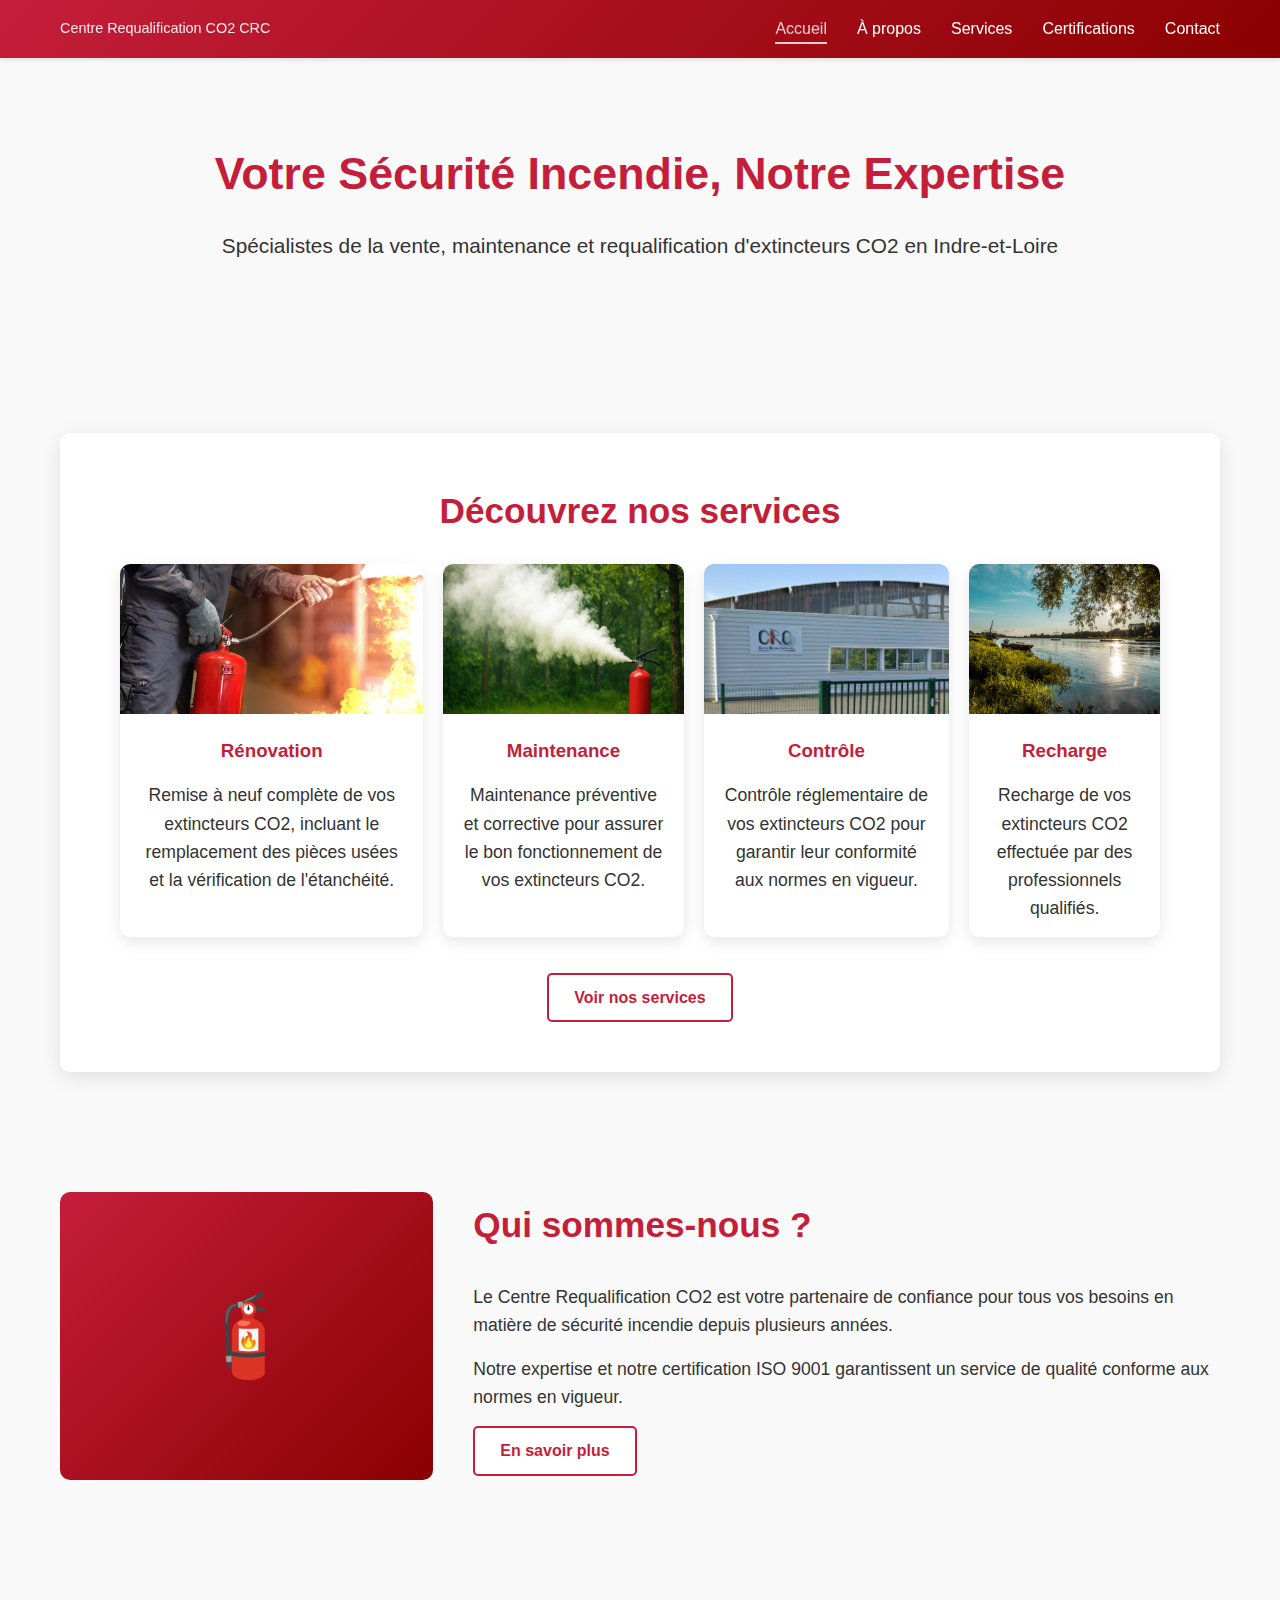
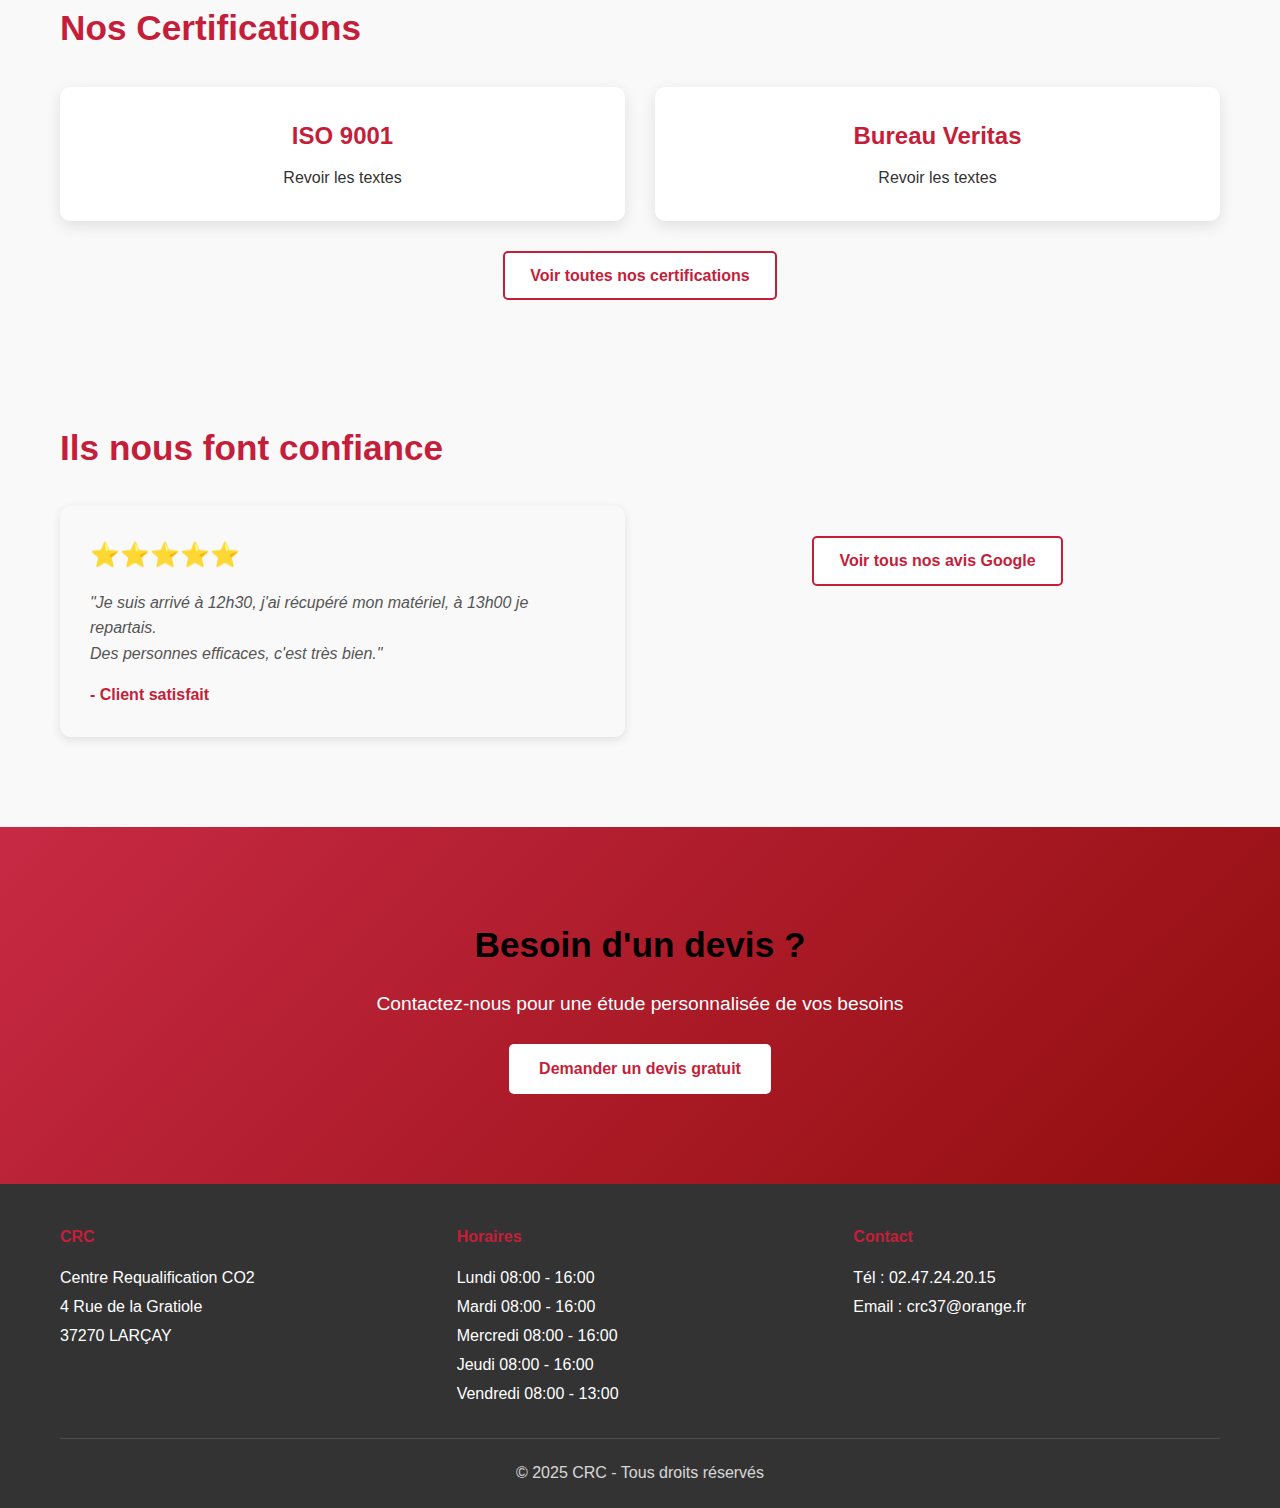
<file: index.html>
<!DOCTYPE html>
<html lang="fr">

<head>
    <meta charset="UTF-8">
    <meta name="viewport" content="width=device-width, initial-scale=1.0">
    <link rel="icon" href="icon/crc_logo.ico" type="image/ico">
    <title>Centre Requalification CO2</title>
    <link rel="stylesheet" href="style.css">
</head>

<body>
    <header>
        <div class="container">
            <div class="header-content">
                <div class="logo-section">
                    <div class="logo-subtitle">Centre Requalification CO2 CRC</div>
                </div>
                <nav>
                    <ul>
                        <li><a href="index.html" class="active">Accueil</a></li>
                        <li><a href="a-propos.html">À propos</a></li>
                        <li><a href="services.html">Services</a></li>
                        <li><a href="partenariats.html">Certifications</a></li>
                        <li><a href="contact.html">Contact</a></li>
                    </ul>
                </nav>
            </div>
        </div>
    </header>

    <section class="hero">
        <div class="container">
            <h1>Votre Sécurité Incendie, Notre Expertise</h1>
            <p>Spécialistes de la vente, maintenance et requalification d'extincteurs CO2 en Indre-et-Loire</p>
        </div>
    </section>

    <section class="cta-services">
        <div class="container">
            <div class="cta-card">
                <h2>Découvrez nos services</h2>
                <div class="bloc">
                    <div style="flex-grow: 1;">
                        <img src="images/controle.jpg" alt="Rénovation Icon">
                        <h3>Rénovation</h3>
                        <p>Remise à neuf complète de vos extincteurs CO2, incluant le remplacement
                            des pièces usées et la vérification de l'étanchéité.</p>
                    </div>
                    <div style="flex-grow: 2;">
                        <img src="images/Extincteurs.png" alt="Maintenance Icon">
                        <h3>Maintenance</h3>
                        <p>Maintenance préventive et corrective pour assurer
                            le bon fonctionnement de vos extincteurs CO2.</p>
                    </div>
                    <div style="flex-grow: 3;">
                        <img src="images/crc37.png" alt="Recharge Icon">
                        <h3>Contrôle</h3>
                        <p>Contrôle réglementaire de vos extincteurs CO2 pour
                            garantir leur conformité aux normes en vigueur.</p>
                    </div>
                    <div style="flex-grow: 4;">
                        <img src="images/test.jpg" alt="Recharge Icon">
                        <h3>Recharge</h3>
                        <p>Recharge de vos extincteurs CO2 effectuée par des professionnels qualifiés.</p>
                    </div>
                </div>
                <br>
                <a href="services.html" class="btn-secondary">Voir nos services</a>
            </div>
        </div>
    </section>

    <section class="about-preview">
        <div class="container">
            <div class="about-grid">
                <div class="about-image">
                    <div class="placeholder-img">🧯</div>
                </div>
                <div class="about-text">
                    <h2>Qui sommes-nous ?</h2>
                    <p>Le Centre Requalification CO2 est votre partenaire de confiance pour tous vos besoins en matière
                        de sécurité incendie depuis plusieurs années.</p>
                    <p>Notre expertise et notre certification ISO 9001 garantissent un service de qualité conforme aux
                        normes en vigueur.</p>
                    <a href="a-propos.html" class="btn-secondary">En savoir plus</a>
                </div>
            </div>
        </div>
    </section>

    <section class="certif-preview">
        <div class="container">
            <h2>Nos Certifications</h2>
            <div class="certif-grid">
                <div class="certif-card">
                    <h3>ISO 9001</h3>
                    <p>Revoir les textes</p>
                </div>
                <div class="certif-card">
                    <h3>Bureau Veritas</h3>
                    <p>Revoir les textes</p>
                </div>
            </div>
            <div class="text-center">
                <a href="partenariats.html" class="btn-secondary">Voir toutes nos certifications</a>
            </div>
        </div>
    </section>

    <section class="avis-google">
        <div class="container">
            <h2>Ils nous font confiance</h2>
            <div class="avis-grid">
                <div class="avis-card">
                    <div class="etoiles">⭐⭐⭐⭐⭐</div>
                    <p>"Je suis arrivé à 12h30, j'ai récupéré mon matériel, à 13h00 je repartais.<br> Des personnes efficaces, c'est très bien."</p>
                    <span class="author">- Client satisfait</span>
                </div>
            <div class="text-center">
                <a href="https://maps.app.goo.gl/bpR8f2cgDCcEPSfMA" target="_blank" class="btn-secondary">Voir tous nos
                    avis Google</a>
            </div>
        </div>
    </section>

    <section class="cta-contact">
        <div class="container">
            <div class="cta-box">
                <h2>Besoin d'un devis ?</h2>
                <p>Contactez-nous pour une étude personnalisée de vos besoins</p>
                <a href="contact.html" class="btn">Demander un devis gratuit</a>
            </div>
        </div>
    </section>

    <footer>
        <div class="container">
            <div class="footer-content">
                <div>
                    <h4>CRC</h4>
                    <p>Centre Requalification CO2</p>
                    <p>4 Rue de la Gratiole<br>37270 LARÇAY</p>
                </div>
                <div>
                    <h4>Horaires</h4>
                    <p>Lundi 08:00 - 16:00</p>
                    <p>Mardi 08:00 - 16:00</p>
                    <p>Mercredi 08:00 - 16:00</p>
                    <p>Jeudi 08:00 - 16:00</p>
                    <p>Vendredi 08:00 - 13:00</p>
                </div>
                <div>
                    <h4>Contact</h4>
                    <p>Tél : 02.47.24.20.15<br>Email : crc37@orange.fr</p>
                </div>
            </div>
            <p class="copyright">&copy; 2025 CRC - Tous droits réservés</p>
        </div>
    </footer>
</body>

</html>
</file>
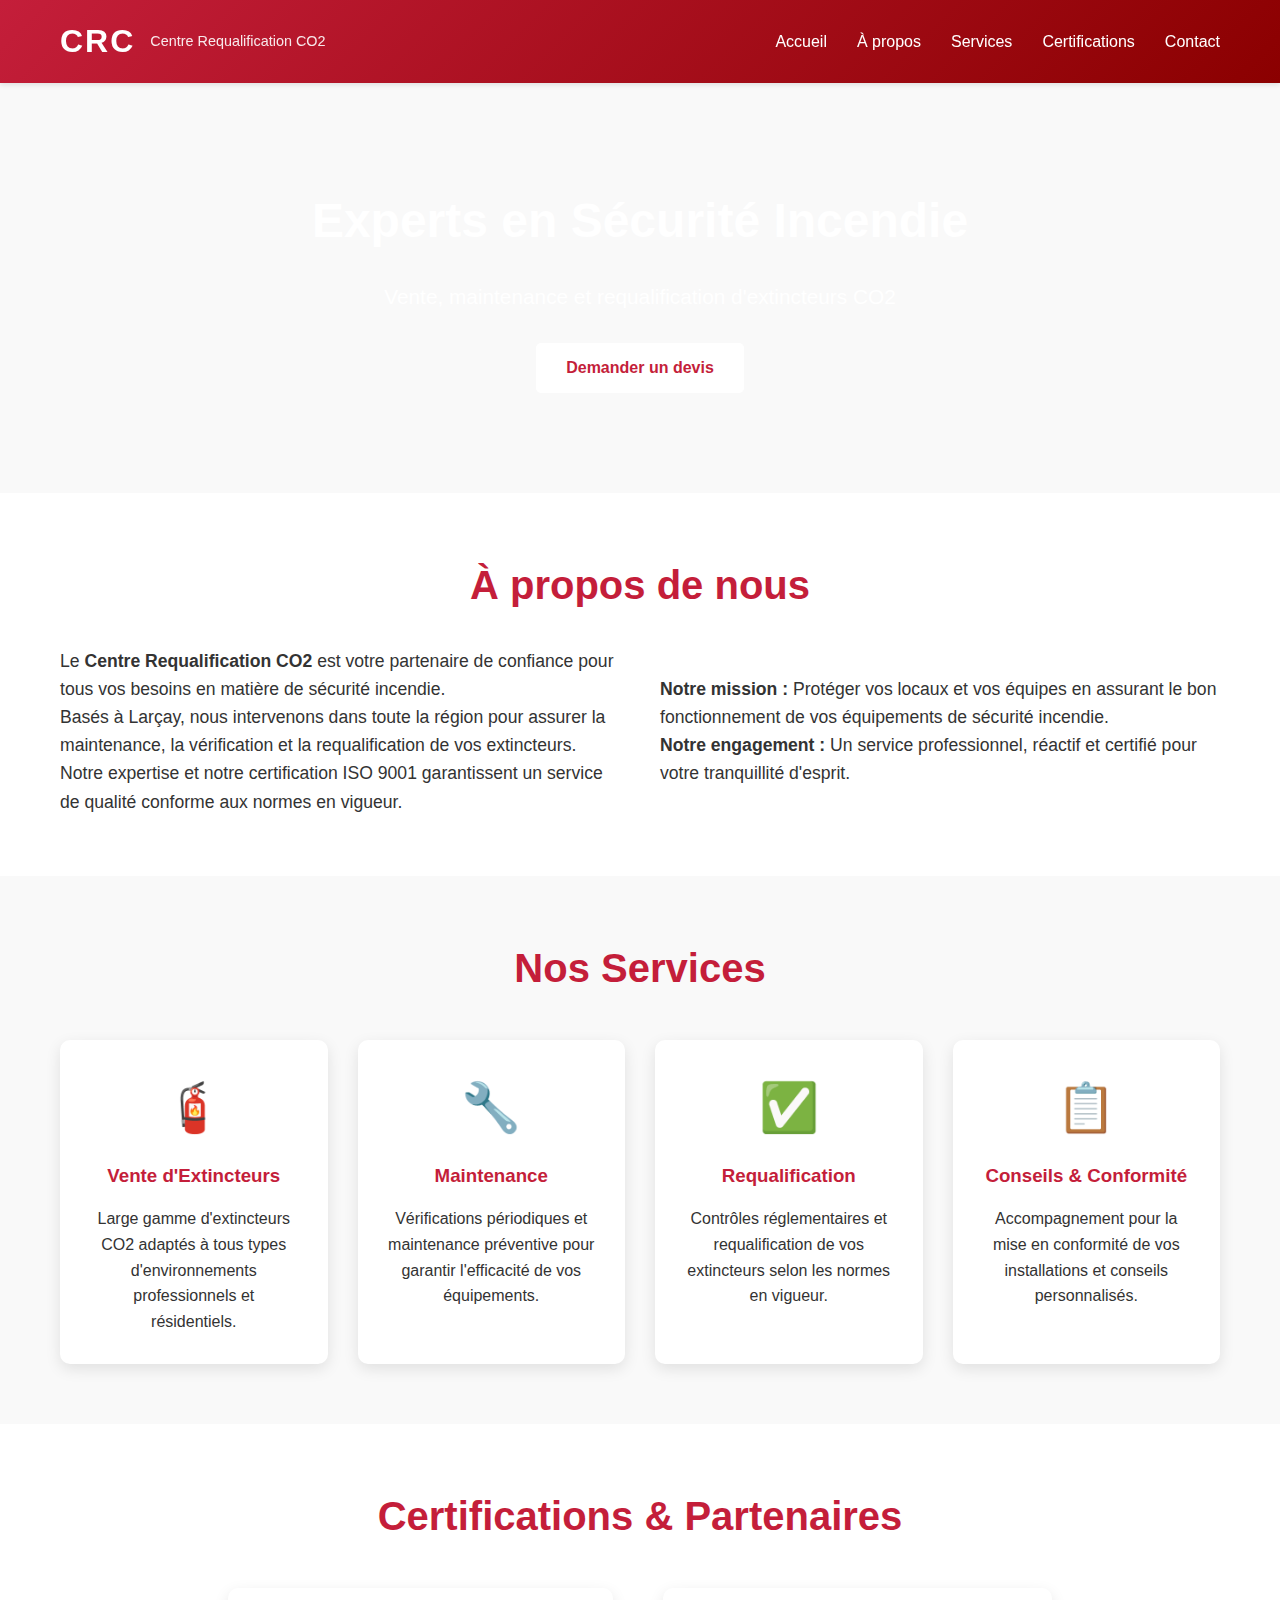
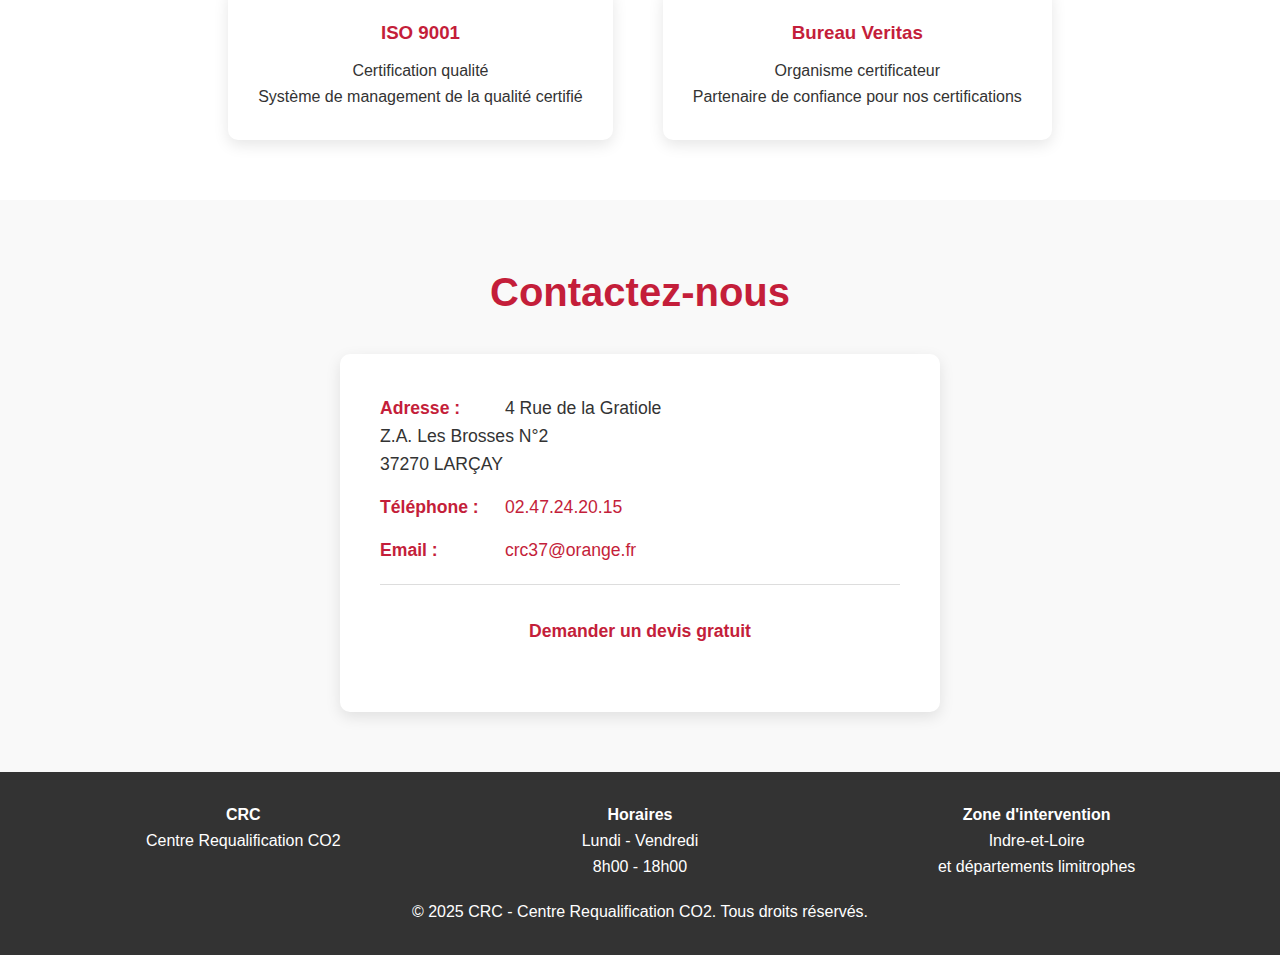
<file: public/index.html>
<!DOCTYPE html>
<html lang="fr">
<head>
    <meta charset="UTF-8">
    <meta name="viewport" content="width=device-width, initial-scale=1.0">
    <title>CRC - Centre Requalification CO2</title>
    <style>
        * {
            margin: 0;
            padding: 0;
            box-sizing: border-box;
        }

        body {
            font-family: 'Segoe UI', Tahoma, Geneva, Verdana, sans-serif;
            line-height: 1.6;
            color: #333;
        }

        header {
            background: linear-gradient(135deg, #c41e3a 0%, #8b0000 100%);
            color: white;
            padding: 1rem 0;
            box-shadow: 0 2px 5px rgba(0,0,0,0.1);
            position: sticky;
            top: 0;
            z-index: 1000;
        }

        .container {
            max-width: 1200px;
            margin: 0 auto;
            padding: 0 20px;
        }

        .header-content {
            display: flex;
            justify-content: space-between;
            align-items: center;
            flex-wrap: wrap;
        }

        .logo-section {
            display: flex;
            align-items: center;
            gap: 15px;
        }

        .logo {
            font-size: 2rem;
            font-weight: bold;
            letter-spacing: 2px;
        }

        .logo-subtitle {
            font-size: 0.9rem;
            opacity: 0.9;
        }

        nav ul {
            display: flex;
            list-style: none;
            gap: 30px;
            flex-wrap: wrap;
        }

        nav a {
            color: white;
            text-decoration: none;
            transition: opacity 0.3s;
            font-weight: 500;
        }

        nav a:hover {
            opacity: 0.8;
        }

        .hero {
            background: linear-gradient(rgba(196, 30, 58, 0.8), rgba(139, 0, 0, 0.8)), 
                        url('data:image/svg+xml,<svg xmlns="http://www.w3.org/2000/svg" viewBox="0 0 1200 600"><rect fill="%23333" width="1200" height="600"/></svg>');
            background-size: cover;
            background-position: center;
            color: white;
            padding: 100px 0;
            text-align: center;
        }

        .hero h1 {
            font-size: 3rem;
            margin-bottom: 20px;
        }

        .hero p {
            font-size: 1.3rem;
            margin-bottom: 30px;
        }

        .btn {
            display: inline-block;
            background: white;
            color: #c41e3a;
            padding: 12px 30px;
            text-decoration: none;
            border-radius: 5px;
            font-weight: bold;
            transition: transform 0.3s, box-shadow 0.3s;
        }

        .btn:hover {
            transform: translateY(-2px);
            box-shadow: 0 5px 15px rgba(0,0,0,0.2);
        }

        section {
            padding: 60px 0;
        }

        section:nth-child(even) {
            background: #f9f9f9;
        }

        h2 {
            font-size: 2.5rem;
            color: #c41e3a;
            margin-bottom: 30px;
            text-align: center;
        }

        .services-grid {
            display: grid;
            grid-template-columns: repeat(auto-fit, minmax(250px, 1fr));
            gap: 30px;
            margin-top: 40px;
        }

        .service-card {
            background: white;
            padding: 30px;
            border-radius: 10px;
            box-shadow: 0 5px 15px rgba(0,0,0,0.1);
            transition: transform 0.3s;
            text-align: center;
        }

        .service-card:hover {
            transform: translateY(-5px);
        }

        .service-icon {
            font-size: 3rem;
            margin-bottom: 15px;
        }

        .service-card h3 {
            color: #c41e3a;
            margin-bottom: 15px;
        }

        .about-content {
            display: grid;
            grid-template-columns: 1fr 1fr;
            gap: 40px;
            align-items: center;
        }

        .about-text {
            font-size: 1.1rem;
        }

        .contact-info {
            background: white;
            padding: 40px;
            border-radius: 10px;
            box-shadow: 0 5px 15px rgba(0,0,0,0.1);
            max-width: 600px;
            margin: 0 auto;
        }

        .contact-info p {
            margin-bottom: 15px;
            font-size: 1.1rem;
        }

        .contact-info strong {
            color: #c41e3a;
            display: inline-block;
            width: 120px;
        }

        .certifications {
            display: flex;
            justify-content: center;
            gap: 50px;
            flex-wrap: wrap;
            margin-top: 40px;
        }

        .cert-badge {
            background: white;
            padding: 30px;
            border-radius: 10px;
            box-shadow: 0 5px 15px rgba(0,0,0,0.1);
            text-align: center;
        }

        .cert-badge h3 {
            color: #c41e3a;
            margin-bottom: 10px;
        }

        footer {
            background: #333;
            color: white;
            text-align: center;
            padding: 30px 0;
        }

        .footer-content {
            display: grid;
            grid-template-columns: repeat(auto-fit, minmax(250px, 1fr));
            gap: 30px;
            margin-bottom: 20px;
        }

        @media (max-width: 768px) {
            .header-content {
                flex-direction: column;
                gap: 20px;
            }

            nav ul {
                justify-content: center;
            }

            .hero h1 {
                font-size: 2rem;
            }

            .about-content {
                grid-template-columns: 1fr;
            }

            h2 {
                font-size: 2rem;
            }
        }
    </style>
</head>
<body>
    <header>
        <div class="container">
            <div class="header-content">
                <div class="logo-section">
                    <div class="logo">CRC</div>
                    <div class="logo-subtitle">Centre Requalification CO2</div>
                </div>
                <nav>
                    <ul>
                        <li><a href="#accueil">Accueil</a></li>
                        <li><a href="#apropos">À propos</a></li>
                        <li><a href="#services">Services</a></li>
                        <li><a href="#certifications">Certifications</a></li>
                        <li><a href="#contact">Contact</a></li>
                    </ul>
                </nav>
            </div>
        </div>
    </header>

    <section id="accueil" class="hero">
        <div class="container">
            <h1>Experts en Sécurité Incendie</h1>
            <p>Vente, maintenance et requalification d'extincteurs CO2</p>
            <a href="#contact" class="btn">Demander un devis</a>
        </div>
    </section>

    <section id="apropos">
        <div class="container">
            <h2>À propos de nous</h2>
            <div class="about-content">
                <div class="about-text">
                    <p>Le <strong>Centre Requalification CO2</strong> est votre partenaire de confiance pour tous vos besoins en matière de sécurité incendie.</p>
                    <p>Basés à Larçay, nous intervenons dans toute la région pour assurer la maintenance, la vérification et la requalification de vos extincteurs.</p>
                    <p>Notre expertise et notre certification ISO 9001 garantissent un service de qualité conforme aux normes en vigueur.</p>
                </div>
                <div class="about-text">
                    <p><strong>Notre mission :</strong> Protéger vos locaux et vos équipes en assurant le bon fonctionnement de vos équipements de sécurité incendie.</p>
                    <p><strong>Notre engagement :</strong> Un service professionnel, réactif et certifié pour votre tranquillité d'esprit.</p>
                </div>
            </div>
        </div>
    </section>

    <section id="services">
        <div class="container">
            <h2>Nos Services</h2>
            <div class="services-grid">
                <div class="service-card">
                    <div class="service-icon">🧯</div>
                    <h3>Vente d'Extincteurs</h3>
                    <p>Large gamme d'extincteurs CO2 adaptés à tous types d'environnements professionnels et résidentiels.</p>
                </div>
                <div class="service-card">
                    <div class="service-icon">🔧</div>
                    <h3>Maintenance</h3>
                    <p>Vérifications périodiques et maintenance préventive pour garantir l'efficacité de vos équipements.</p>
                </div>
                <div class="service-card">
                    <div class="service-icon">✅</div>
                    <h3>Requalification</h3>
                    <p>Contrôles réglementaires et requalification de vos extincteurs selon les normes en vigueur.</p>
                </div>
                <div class="service-card">
                    <div class="service-icon">📋</div>
                    <h3>Conseils & Conformité</h3>
                    <p>Accompagnement pour la mise en conformité de vos installations et conseils personnalisés.</p>
                </div>
            </div>
        </div>
    </section>

    <section id="certifications">
        <div class="container">
            <h2>Certifications & Partenaires</h2>
            <div class="certifications">
                <div class="cert-badge">
                    <h3>ISO 9001</h3>
                    <p>Certification qualité</p>
                    <p>Système de management de la qualité certifié</p>
                </div>
                <div class="cert-badge">
                    <h3>Bureau Veritas</h3>
                    <p>Organisme certificateur</p>
                    <p>Partenaire de confiance pour nos certifications</p>
                </div>
            </div>
        </div>
    </section>

    <section id="contact">
        <div class="container">
            <h2>Contactez-nous</h2>
            <div class="contact-info">
                <p><strong>Adresse :</strong> 4 Rue de la Gratiole<br>
                   Z.A. Les Brosses N°2<br>
                   37270 LARÇAY</p>
                <p><strong>Téléphone :</strong> <a href="tel:0247242015" style="color: #c41e3a; text-decoration: none;">02.47.24.20.15</a></p>
                <p><strong>Email :</strong> <a href="mailto:crc37@orange.fr" style="color: #c41e3a; text-decoration: none;">crc37@orange.fr</a></p>
                <hr style="margin: 20px 0; border: none; border-top: 1px solid #ddd;">
                <p style="text-align: center; margin-top: 20px;">
                    <a href="#accueil" class="btn">Demander un devis gratuit</a>
                </p>
            </div>
        </div>
    </section>

    <footer>
        <div class="container">
            <div class="footer-content">
                <div>
                    <h4>CRC</h4>
                    <p>Centre Requalification CO2</p>
                </div>
                <div>
                    <h4>Horaires</h4>
                    <p>Lundi - Vendredi<br>8h00 - 18h00</p>
                </div>
                <div>
                    <h4>Zone d'intervention</h4>
                    <p>Indre-et-Loire<br>et départements limitrophes</p>
                </div>
            </div>
            <p>&copy; 2025 CRC - Centre Requalification CO2. Tous droits réservés.</p>
        </div>
    </footer>
</body>
</html>
</file>
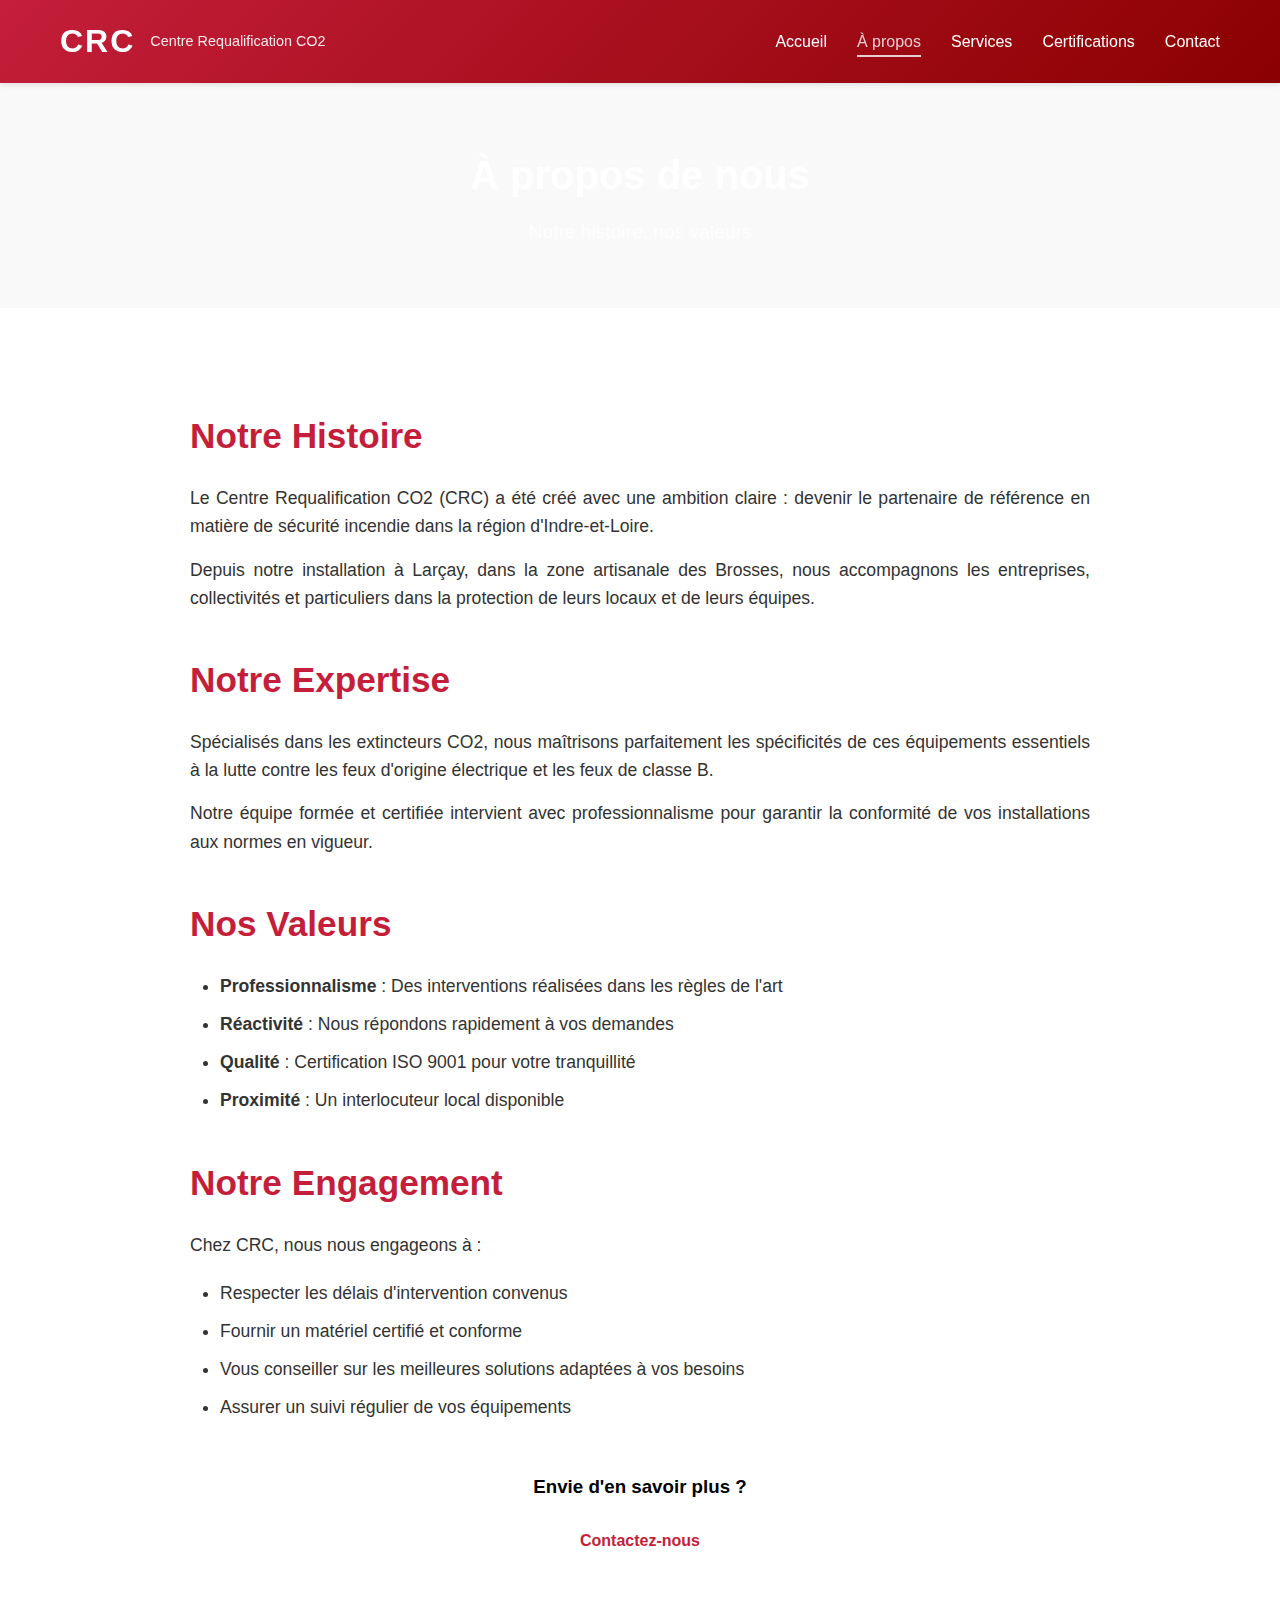
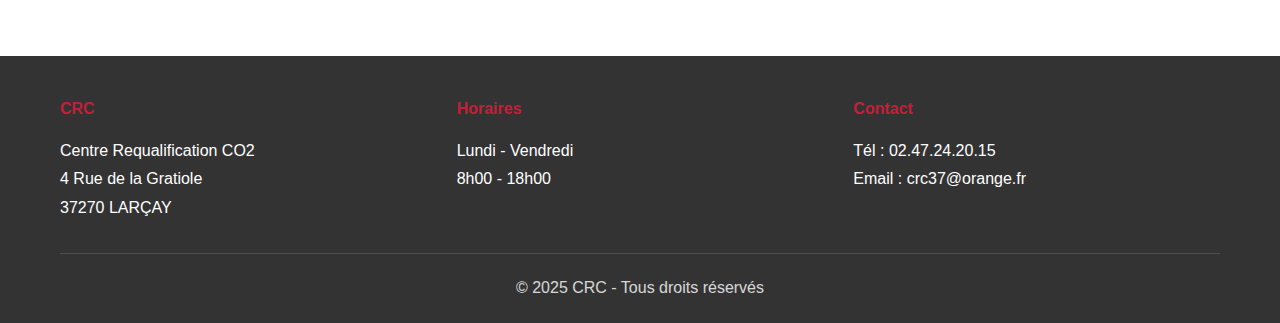
<file: a-propos.html>
<!DOCTYPE html>
<html lang="fr">
<head>
    <meta charset="UTF-8">
    <meta name="viewport" content="width=device-width, initial-scale=1.0">
    <title>À propos - CRC Centre Requalification CO2</title>
    <link rel="stylesheet" href="style.css">
</head>
<body>
    <header>
        <div class="container">
            <div class="header-content">
                <div class="logo-section">
                    <div class="logo">CRC</div>
                    <div class="logo-subtitle">Centre Requalification CO2</div>
                </div>
                <nav>
                    <ul>
                        <li><a href="index.html">Accueil</a></li>
                        <li><a href="a-propos.html" class="active">À propos</a></li>
                        <li><a href="services.html">Services</a></li>
                        <li><a href="partenariats.html">Certifications</a></li>
                        <li><a href="contact.html">Contact</a></li>
                    </ul>
                </nav>
            </div>
        </div>
    </header>

    <section class="page-header">
        <div class="container">
            <h1>À propos de nous</h1>
            <p>Notre histoire, nos valeurs</p>
        </div>
    </section>

    <section class="about-detail">
        <div class="container">
            <div class="about-content">
                <h2>Notre Histoire</h2>
                <p>Le Centre Requalification CO2 (CRC) a été créé avec une ambition claire : devenir le partenaire de référence en matière de sécurité incendie dans la région d'Indre-et-Loire.</p>
                
                <p>Depuis notre installation à Larçay, dans la zone artisanale des Brosses, nous accompagnons les entreprises, collectivités et particuliers dans la protection de leurs locaux et de leurs équipes.</p>

                <h2>Notre Expertise</h2>
                <p>Spécialisés dans les extincteurs CO2, nous maîtrisons parfaitement les spécificités de ces équipements essentiels à la lutte contre les feux d'origine électrique et les feux de classe B.</p>

                <p>Notre équipe formée et certifiée intervient avec professionnalisme pour garantir la conformité de vos installations aux normes en vigueur.</p>

                <h2>Nos Valeurs</h2>
                <ul class="values-list">
                    <li><strong>Professionnalisme</strong> : Des interventions réalisées dans les règles de l'art</li>
                    <li><strong>Réactivité</strong> : Nous répondons rapidement à vos demandes</li>
                    <li><strong>Qualité</strong> : Certification ISO 9001 pour votre tranquillité</li>
                    <li><strong>Proximité</strong> : Un interlocuteur local disponible</li>
                </ul>

                <h2>Notre Engagement</h2>
                <p>Chez CRC, nous nous engageons à :</p>
                <ul class="values-list">
                    <li>Respecter les délais d'intervention convenus</li>
                    <li>Fournir un matériel certifié et conforme</li>
                    <li>Vous conseiller sur les meilleures solutions adaptées à vos besoins</li>
                    <li>Assurer un suivi régulier de vos équipements</li>
                </ul>

                <div class="cta-box">
                    <h3>Envie d'en savoir plus ?</h3>
                    <a href="contact.html" class="btn">Contactez-nous</a>
                </div>
            </div>
        </div>
    </section>

    <footer>
        <div class="container">
            <div class="footer-content">
                <div>
                    <h4>CRC</h4>
                    <p>Centre Requalification CO2</p>
                    <p>4 Rue de la Gratiole<br>37270 LARÇAY</p>
                </div>
                <div>
                    <h4>Horaires</h4>
                    <p>Lundi - Vendredi<br>8h00 - 18h00</p>
                </div>
                <div>
                    <h4>Contact</h4>
                    <p>Tél : 02.47.24.20.15<br>Email : crc37@orange.fr</p>
                </div>
            </div>
            <p class="copyright">&copy; 2025 CRC - Tous droits réservés</p>
        </div>
    </footer>
</body>
</html>
</file>
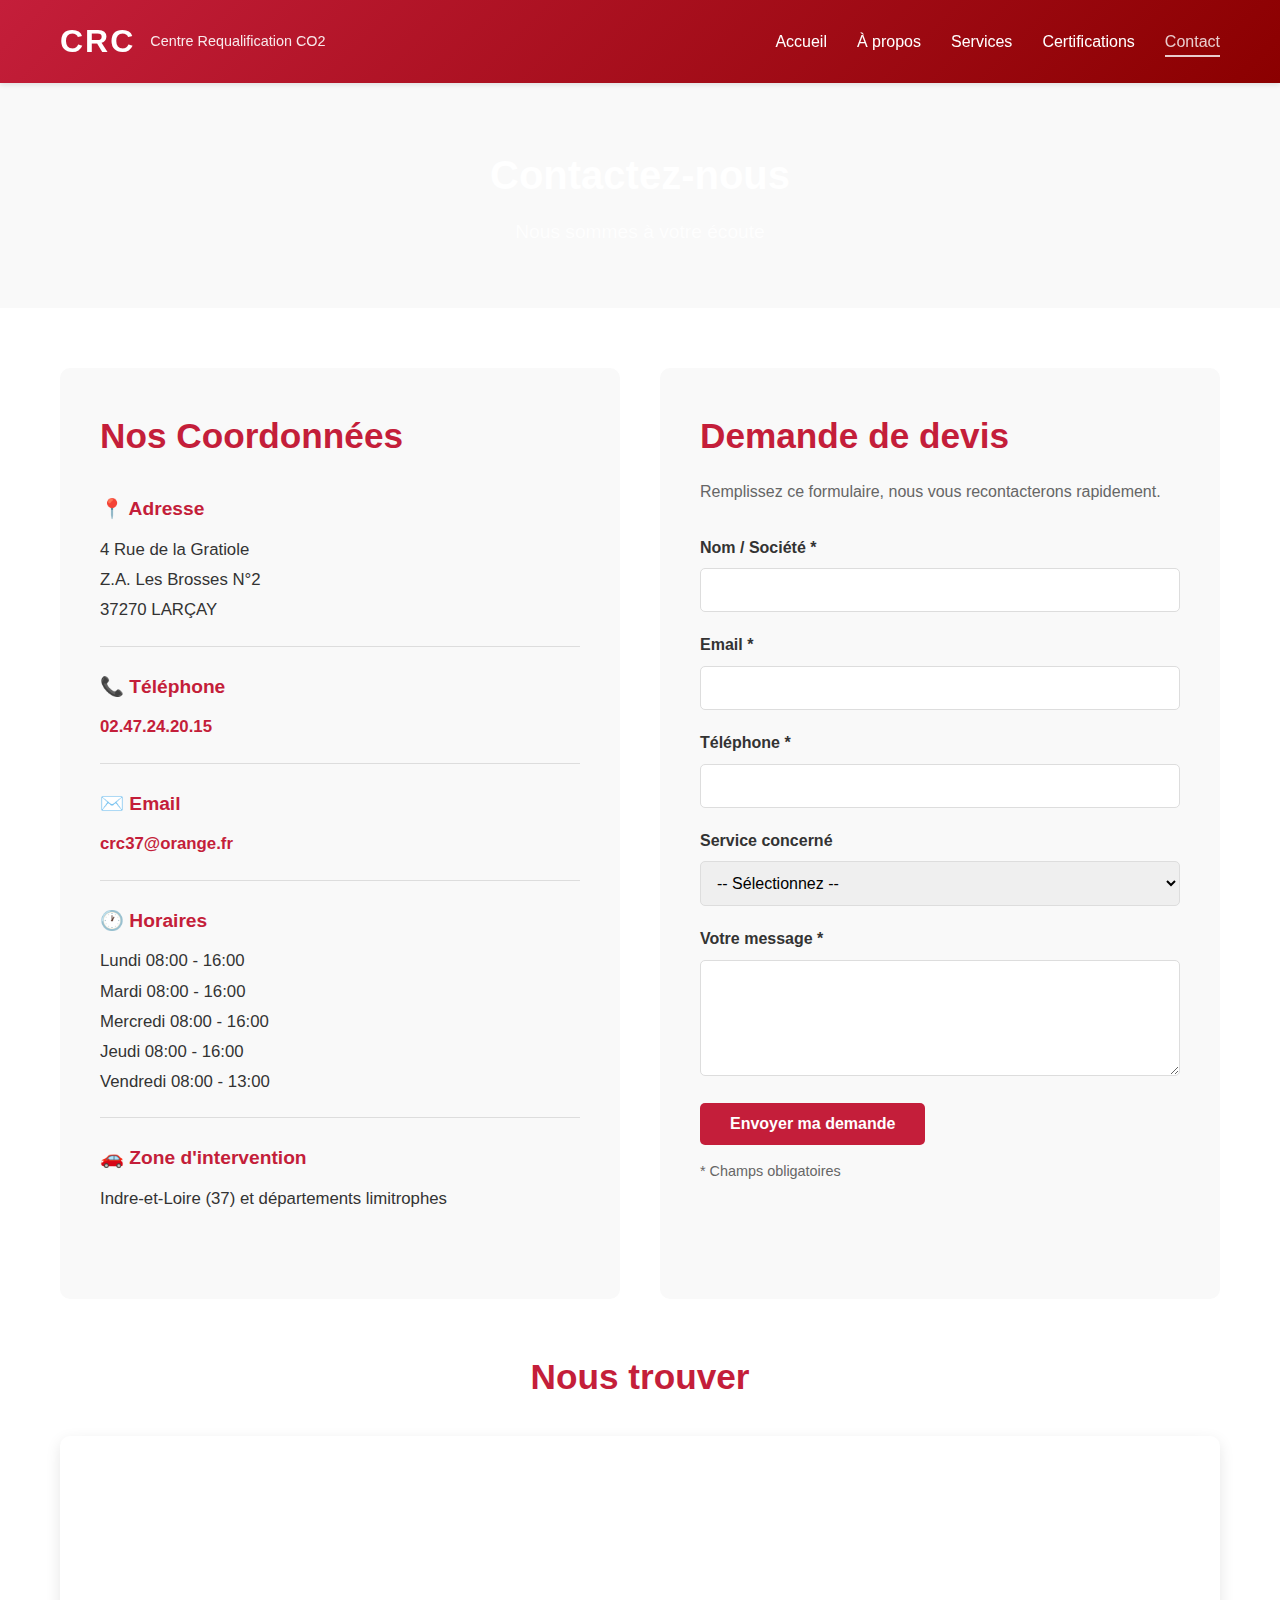
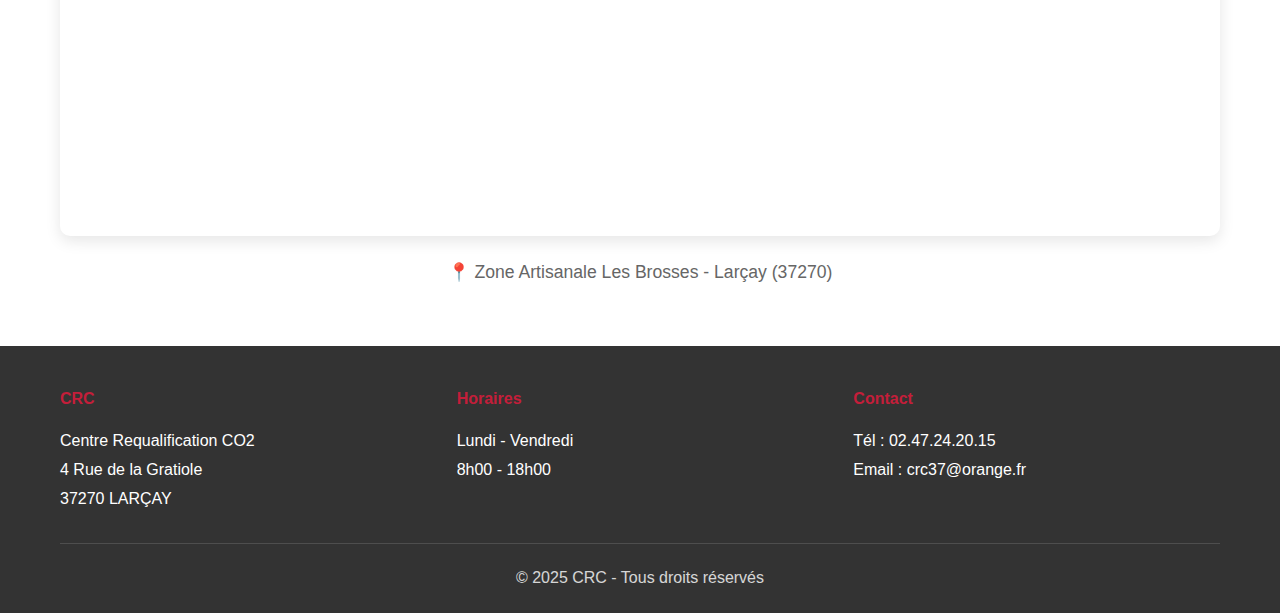
<file: contact.html>
<!DOCTYPE html>
<html lang="fr">
<head>
    <meta charset="UTF-8">
    <meta name="viewport" content="width=device-width, initial-scale=1.0">
    <link rel="icon" href="icon/crc_logo.svg" type="image/png">
    <title>Centre Requalification CO2</title>
    <link rel="stylesheet" href="style.css">
</head>
<body>
    <header>
        <div class="container">
            <div class="header-content">
                <div class="logo-section">
                    <div class="logo">CRC</div>
                    <div class="logo-subtitle">Centre Requalification CO2</div>
                </div>
                <nav>
                    <ul>
                        <li><a href="index.html">Accueil</a></li>
                        <li><a href="a-propos.html">À propos</a></li>
                        <li><a href="services.html">Services</a></li>
                        <li><a href="partenariats.html">Certifications</a></li>
                        <li><a href="contact.html" class="active">Contact</a></li>
                    </ul>
                </nav>
            </div>
        </div>
    </header>

    <section class="page-header">
        <div class="container">
            <h1>Contactez-nous</h1>
            <p>Nous sommes à votre écoute</p>
        </div>
    </section>

    <section class="contact-section">
        <div class="container">
            <div class="contact-grid">
                <div class="contact-info-box">
                    <h2>Nos Coordonnées</h2>
                    
                    <div class="info-item">
                        <h3>📍 Adresse</h3>
                        <p>4 Rue de la Gratiole<br>
                        Z.A. Les Brosses N°2<br>
                        37270 LARÇAY</p>
                    </div>

                    <div class="info-item">
                        <h3>📞 Téléphone</h3>
                        <p><a href="tel:0247242015">02.47.24.20.15</a></p>
                    </div>

                    <div class="info-item">
                        <h3>✉️ Email</h3>
                        <p><a href="mailto:crc37@orange.fr">crc37@orange.fr</a></p>
                    </div>

                    <div class="info-item">
                        <h3>🕐 Horaires</h3>
                        <p>Lundi 08:00 - 16:00</p>
                        <p>Mardi 08:00 - 16:00</p>
                        <p>Mercredi 08:00 - 16:00</p>
                        <p>Jeudi 08:00 - 16:00</p>
                        <p>Vendredi 08:00 - 13:00</p>
                    </div>

                    <div class="info-item">
                        <h3>🚗 Zone d'intervention</h3>
                        <p>Indre-et-Loire (37) et départements limitrophes</p>
                    </div>
                </div>

                <div class="contact-form-box">
                    <h2>Demande de devis</h2>
                    <p class="form-intro">Remplissez ce formulaire, nous vous recontacterons rapidement.</p>
                    
                    <form action="mailto:crc37@orange.fr" method="post" enctype="text/plain">
                        <div class="form-group">
                            <label for="nom">Nom / Société *</label>
                            <input type="text" id="nom" name="nom" required>
                        </div>

                        <div class="form-group">
                            <label for="email">Email *</label>
                            <input type="email" id="email" name="email" required>
                        </div>

                        <div class="form-group">
                            <label for="telephone">Téléphone *</label>
                            <input type="tel" id="telephone" name="telephone" required>
                        </div>

                        <div class="form-group">
                            <label for="service">Service concerné</label>
                            <select id="service" name="service">
                                <option value="">-- Sélectionnez --</option>
                                <option value="vente">Vente d'extincteurs</option>
                                <option value="maintenance">Maintenance</option>
                                <option value="requalification">Requalification</option>
                                <option value="conseil">Conseil / Mise en conformité</option>
                                <option value="autre">Autre</option>
                            </select>
                        </div>

                        <div class="form-group">
                            <label for="message">Votre message *</label>
                            <textarea id="message" name="message" rows="5" required></textarea>
                        </div>

                        <button type="submit" class="btn">Envoyer ma demande</button>
                        <p class="form-note">* Champs obligatoires</p>
                    </form>
                </div>
            </div>

            <div class="map-container">
                <h2>Nous trouver</h2>
                <iframe 
                    src="https://www.google.com/maps/embed?pb=!1m18!1m12!1m3!1d2693.5!2d0.7833!3d47.3633!2m3!1f0!2f0!3f0!3m2!1i1024!2i768!4f13.1!3m3!1m2!1s0x0%3A0x0!2zNDfCsDIxJzQ4LjAiTiAwwrA0Nic1OS45IkU!5e0!3m2!1sfr!2sfr!4v1234567890"
                    width="100%" 
                    height="400" 
                    style="border:0;" 
                    allowfullscreen="" 
                    loading="lazy">
                </iframe>
                <p class="map-note">📍 Zone Artisanale Les Brosses - Larçay (37270)</p>
            </div>
        </div>
    </section>

    <footer>
        <div class="container">
            <div class="footer-content">
                <div>
                    <h4>CRC</h4>
                    <p>Centre Requalification CO2</p>
                    <p>4 Rue de la Gratiole<br>37270 LARÇAY</p>
                </div>
                <div>
                    <h4>Horaires</h4>
                    <p>Lundi - Vendredi<br>8h00 - 18h00</p>
                </div>
                <div>
                    <h4>Contact</h4>
                    <p>Tél : 02.47.24.20.15<br>Email : crc37@orange.fr</p>
                </div>
            </div>
            <p class="copyright">&copy; 2025 CRC - Tous droits réservés</p>
        </div>
    </footer>
</body>
</html>
</file>
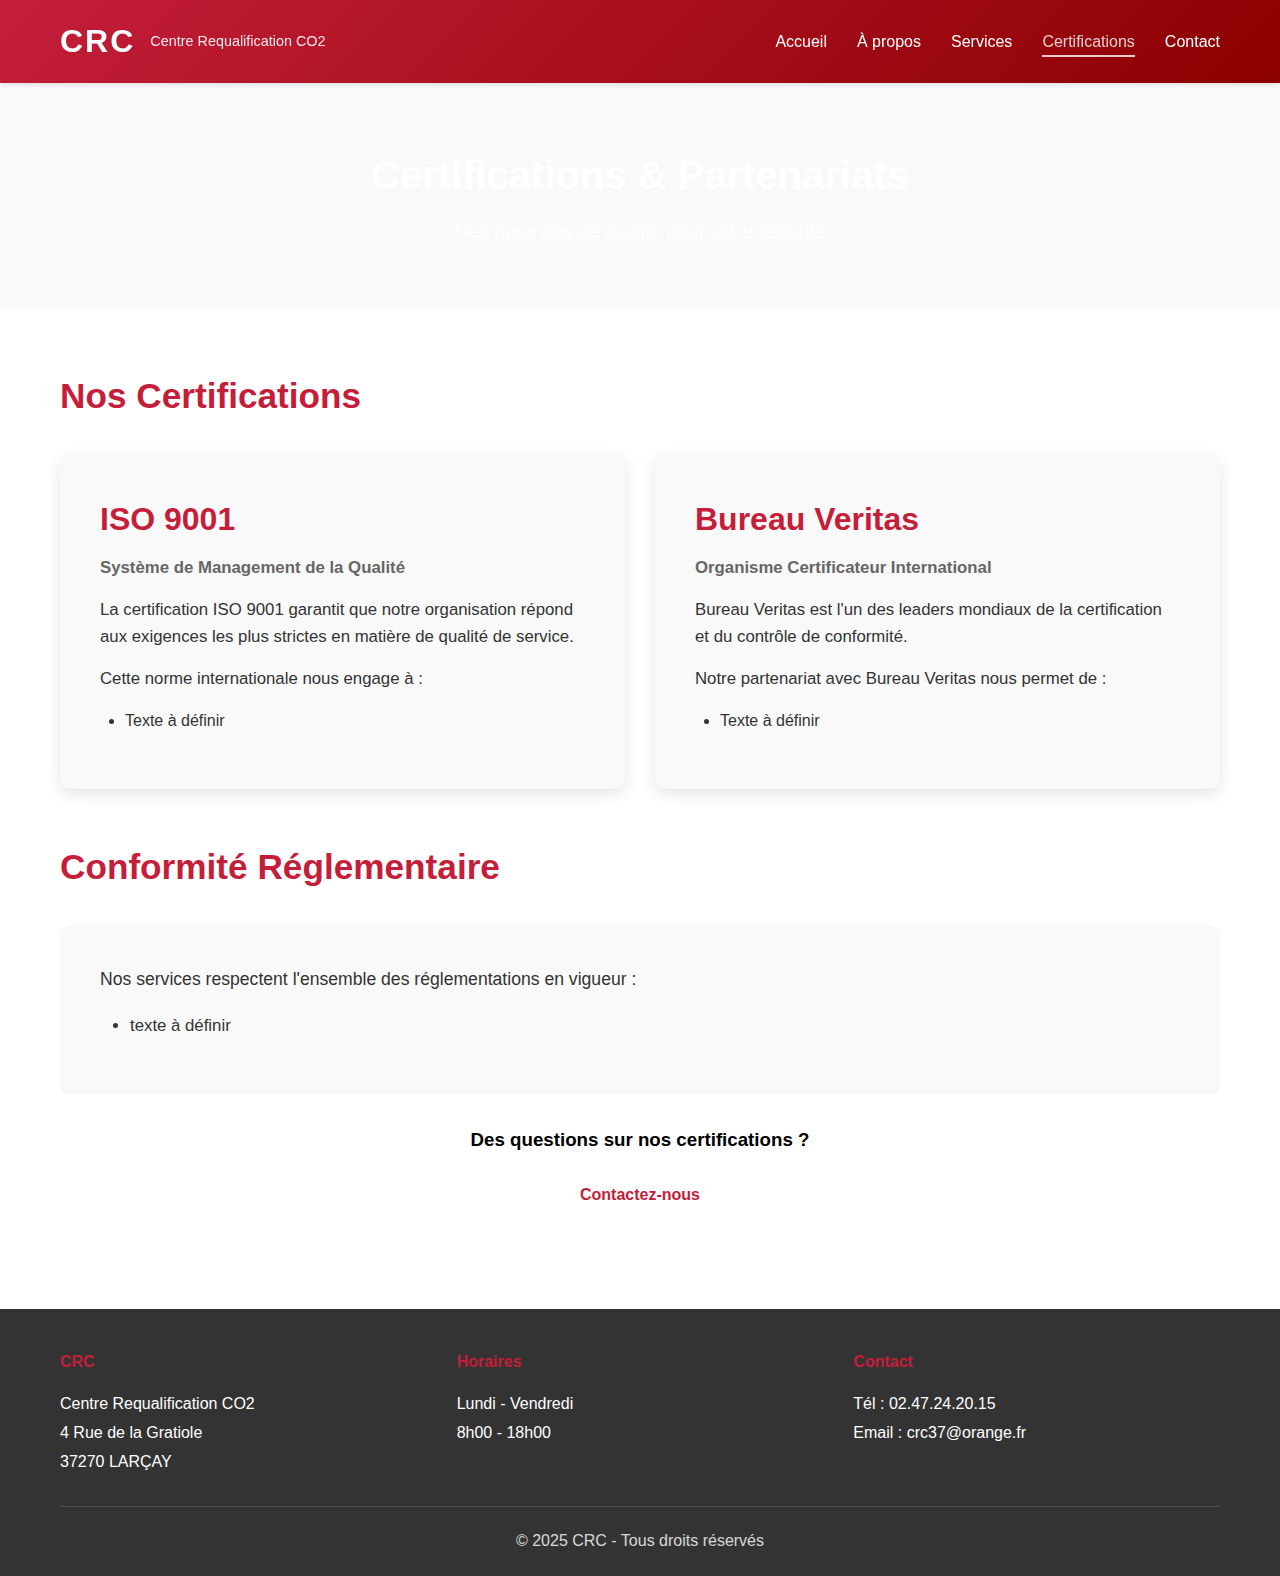
<file: partenariats.html>
<!DOCTYPE html>
<html lang="fr">
<head>
    <meta charset="UTF-8">
    <meta name="viewport" content="width=device-width, initial-scale=1.0">
    <link rel="icon" href="icon/crc_logo.ico" type="image/png">
    <title>Centre Requalification CO2</title>
    <link rel="stylesheet" href="style.css">
</head>
<body>
    <header>
        <div class="container">
            <div class="header-content">
                <div class="logo-section">
                    <div class="logo">CRC</div>
                    <div class="logo-subtitle">Centre Requalification CO2</div>
                </div>
                <nav>
                    <ul>
                        <li><a href="index.html">Accueil</a></li>
                        <li><a href="a-propos.html">À propos</a></li>
                        <li><a href="services.html">Services</a></li>
                        <li><a href="partenariats.html" class="active">Certifications</a></li>
                        <li><a href="contact.html">Contact</a></li>
                    </ul>
                </nav>
            </div>
        </div>
    </header>

    <section class="page-header">
        <div class="container">
            <h1>Certifications & Partenariats</h1>
            <p>Des garanties de qualité pour votre sécurité</p>
        </div>
    </section>

    <section class="certifications">
        <div class="container">
            <h2>Nos Certifications</h2>
            
            <div class="cert-detail">
                <div class="cert-card-large">
                    <h3>ISO 9001</h3>
                    <p class="cert-subtitle">Système de Management de la Qualité</p>
                    <p>La certification ISO 9001 garantit que notre organisation répond aux exigences les plus strictes en matière de qualité de service.</p>
                    <p>Cette norme internationale nous engage à :</p>
                    <ul>
                        <li>Texte à définir</li>
                    </ul>
                </div>

                <div class="cert-card-large">
                    <h3>Bureau Veritas</h3>
                    <p class="cert-subtitle">Organisme Certificateur International</p>
                    <p>Bureau Veritas est l'un des leaders mondiaux de la certification et du contrôle de conformité.</p>
                    <p>Notre partenariat avec Bureau Veritas nous permet de :</p>
                    <ul>
                        <li>Texte à définir</li>
                    </ul>
                </div>
            </div>

            <h2>Conformité Réglementaire</h2>
            <div class="reglementation">
                <p>Nos services respectent l'ensemble des réglementations en vigueur :</p>
                <ul>
                    <li>texte à définir</li>
                </ul>
            </div>

            <div class="cta-box">
                <h3>Des questions sur nos certifications ?</h3>
                <a href="contact.html" class="btn">Contactez-nous</a>
            </div>
        </div>
    </section>

    <footer>
        <div class="container">
            <div class="footer-content">
                <div>
                    <h4>CRC</h4>
                    <p>Centre Requalification CO2</p>
                    <p>4 Rue de la Gratiole<br>37270 LARÇAY</p>
                </div>
                <div>
                    <h4>Horaires</h4>
                    <p>Lundi - Vendredi<br>8h00 - 18h00</p>
                </div>
                <div>
                    <h4>Contact</h4>
                    <p>Tél : 02.47.24.20.15<br>Email : crc37@orange.fr</p>
                </div>
            </div>
            <p class="copyright">&copy; 2025 CRC - Tous droits réservés</p>
        </div>
    </footer>
</body>
</html>
</file>
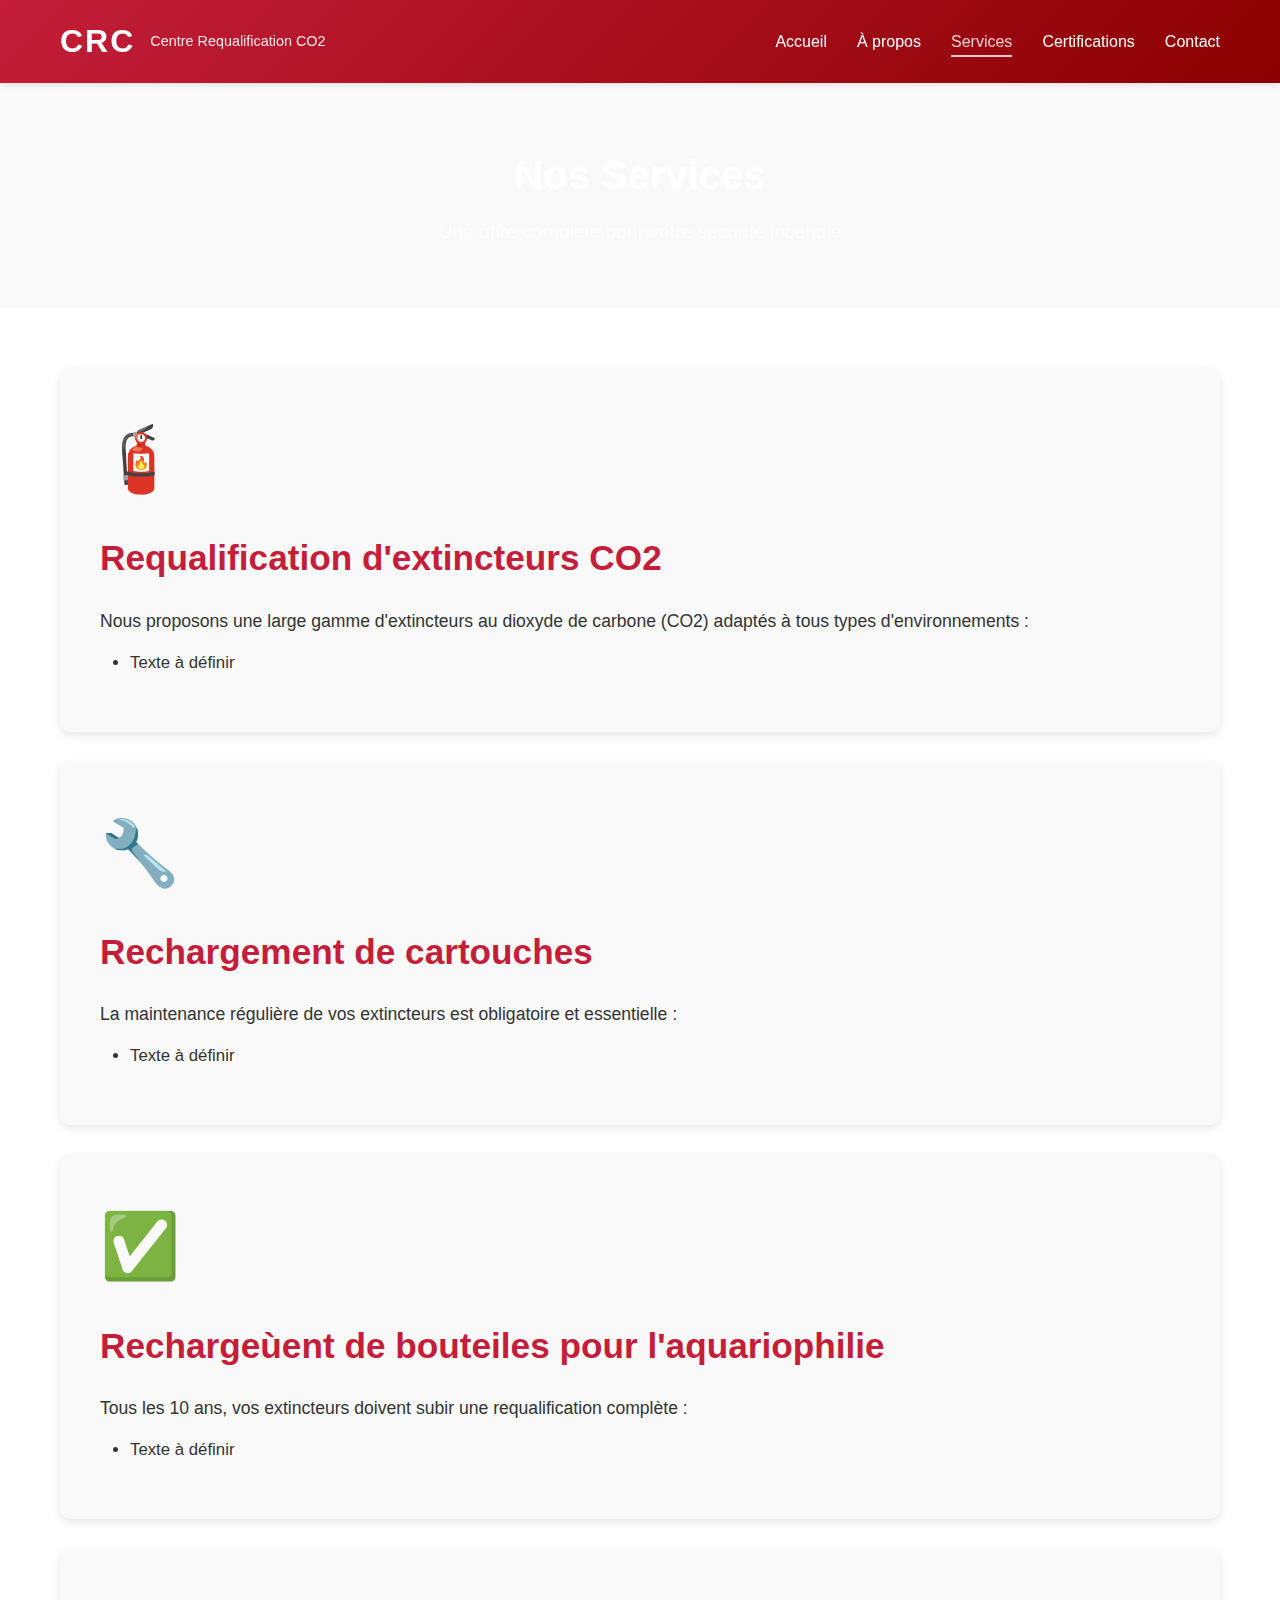
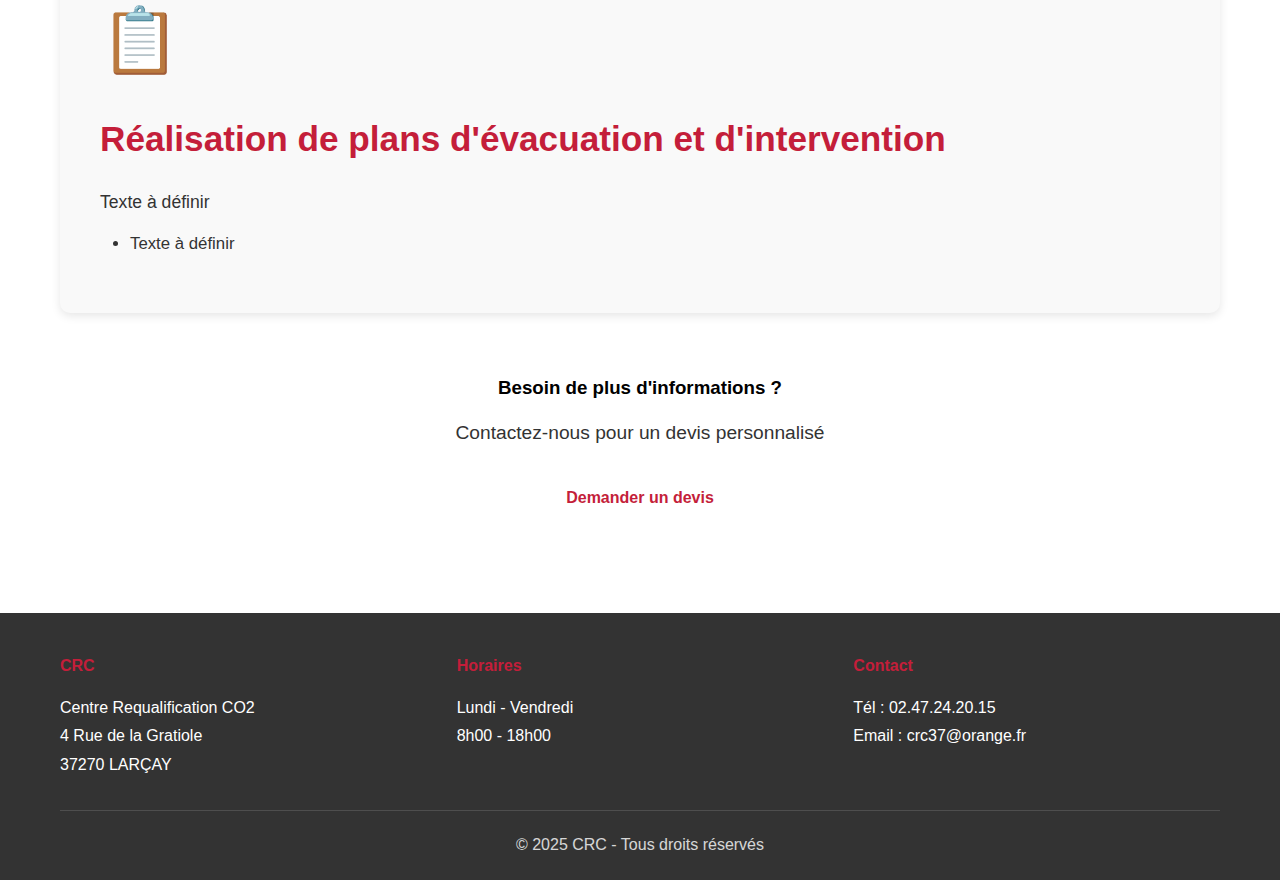
<file: services.html>
<!DOCTYPE html>
<html lang="fr">
<head>
    <meta charset="UTF-8">
    <meta name="viewport" content="width=device-width, initial-scale=1.0">
    <link rel="icon" href="icon/crc_logo.ico" type="image/png">
    <title>Centre Requalification CO2</title>
    <link rel="stylesheet" href="style.css">
</head>
<body>
    <header>
        <div class="container">
            <div class="header-content">
                <div class="logo-section">
                    <div class="logo">CRC</div>
                    <div class="logo-subtitle">Centre Requalification CO2</div>
                </div>
                <nav>
                    <ul>
                        <li><a href="index.html">Accueil</a></li>
                        <li><a href="a-propos.html">À propos</a></li>
                        <li><a href="services.html" class="active">Services</a></li>
                        <li><a href="partenariats.html">Certifications</a></li>
                        <li><a href="contact.html">Contact</a></li>
                    </ul>
                </nav>
            </div>
        </div>
    </header>

    <section class="page-header">
        <div class="container">
            <h1>Nos Services</h1>
            <p>Une offre complète pour votre sécurité incendie</p>
        </div>
    </section>

    <section class="services-detail">
        <div class="container">
            <div class="service-block">
                <div class="service-icon-large">🧯</div>
                <h2>Requalification d'extincteurs CO2</h2>
                <p>Nous proposons une large gamme d'extincteurs au dioxyde de carbone (CO2) adaptés à tous types d'environnements :</p>
                <ul>
                    <li>Texte à définir</li>
                </ul>
            </div>

            <div class="service-block">
                <div class="service-icon-large">🔧</div>
                <h2>Rechargement de cartouches</h2>
                <p>La maintenance régulière de vos extincteurs est obligatoire et essentielle :</p>
                <ul>
                    <li>Texte à définir</li>
                </ul>
            </div>

            <div class="service-block">
                <div class="service-icon-large">✅</div>
                <h2>Rechargeùent de bouteiles pour l'aquariophilie</h2>
                <p>Tous les 10 ans, vos extincteurs doivent subir une requalification complète :</p>
                <ul>
                    <li>Texte à définir</li>
                </ul>
            </div>

            <div class="service-block">
                <div class="service-icon-large">📋</div>
                <h2>Réalisation de plans d'évacuation et d'intervention</h2>
                <p>Texte à définir</p>
                <ul>
                    <li>Texte à définir</li>
                </ul>
            </div>

            <div class="cta-box">
                <h3>Besoin de plus d'informations ?</h3>
                <p>Contactez-nous pour un devis personnalisé</p>
                <a href="contact.html" class="btn">Demander un devis</a>
            </div>
        </div>
    </section>

    <footer>
        <div class="container">
            <div class="footer-content">
                <div>
                    <h4>CRC</h4>
                    <p>Centre Requalification CO2</p>
                    <p>4 Rue de la Gratiole<br>37270 LARÇAY</p>
                </div>
                <div>
                    <h4>Horaires</h4>
                    <p>Lundi - Vendredi<br>8h00 - 18h00</p>
                </div>
                <div>
                    <h4>Contact</h4>
                    <p>Tél : 02.47.24.20.15<br>Email : crc37@orange.fr</p>
                </div>
            </div>
            <p class="copyright">&copy; 2025 CRC - Tous droits réservés</p>
        </div>
    </footer>
</body>
</html>
</file>
<file: style.css>
/* style.css */
* {
    margin: 0;
    padding: 0;
    box-sizing: border-box;
}

body {
    font-family: 'Segoe UI', Tahoma, Geneva, Verdana, sans-serif;
    line-height: 1.6;
    color: #333;
}

.container {
    max-width: 1200px;
    margin: 0 auto;
    padding: 0 20px;
}

/* Header */
header {
    background: linear-gradient(135deg, #c41e3a 0%, #8b0000 100%);
    color: white;
    padding: 1rem 0;
    box-shadow: 0 2px 5px rgba(0, 0, 0, 0.1);
    position: sticky;
    top: 0;
    z-index: 1000;
}

.header-content {
    display: flex;
    justify-content: space-between;
    align-items: center;
    flex-wrap: wrap;
    gap: 20px;
}

.logo-section {
    display: flex;
    align-items: center;
    gap: 15px;
}

.logo {
    font-size: 2rem;
    font-weight: bold;
    letter-spacing: 2px;
}

.logo-subtitle {
    font-size: 0.9rem;
    opacity: 0.9;
}

nav ul {
    display: flex;
    list-style: none;
    gap: 30px;
    flex-wrap: wrap;
}

nav a {
    color: white;
    text-decoration: none;
    transition: opacity 0.3s;
    font-weight: 500;
    padding: 5px 0;
    border-bottom: 2px solid transparent;
}

nav a:hover,
nav a.active {
    opacity: 0.8;
    border-bottom: 2px solid white;
}

/* Hero Section */
.hero {
    background: linear-gradient(135deg, rgba(196, 30, 58, 0.9), rgba(139, 0, 0, 0.9));
    color: white;
    padding: 80px 0;
    text-align: center;
}

.hero h1 {
    color: #c41e3a;
    font-size: 2.8rem;
    margin-bottom: 20px;
}

.hero p {
    color: #333;
    font-size: 1.3rem;
    margin-bottom: 30px;
}

/* Page Header */
.page-header {
    background: linear-gradient(135deg, #c41e3a, #8b0000);
    color: white;
    padding: 60px 0;
    text-align: center;
}

.page-header h1 {
    font-size: 2.5rem;
    margin-bottom: 10px;
}

.page-header p {
    font-size: 1.2rem;
    opacity: 0.9;
}

/* Buttons */
.btn {
    display: inline-block;
    background: #c41e3a;
    color: white;
    padding: 12px 30px;
    text-decoration: none;
    border-radius: 5px;
    font-weight: bold;
    transition: transform 0.3s, box-shadow 0.3s;
    border: none;
    cursor: pointer;
    font-size: 1rem;
}

.btn:hover {
    transform: translateY(-2px);
    box-shadow: 0 5px 15px rgba(196, 30, 58, 0.3);
    background: #a01830;
}

.btn-secondary {
    display: inline-block;
    background: white;
    color: #c41e3a;
    padding: 10px 25px;
    text-decoration: none;
    border-radius: 5px;
    font-weight: bold;
    border: 2px solid #c41e3a;
    transition: all 0.3s;
}

.btn-secondary:hover {
    background: #c41e3a;
    color: white;
}

/* Sections */
section {
    padding: 60px 0;
}

section:nth-child(even) {
    background: #f9f9f9;
} 

h2 {
    font-size: 2.2rem;
    color: #c41e3a;
    margin-bottom: 30px;
}

.text-center {
    text-align: center;
    margin-top: 30px;
}

/* Index Page - CTA Services */
.cta-services {
    background: #f9f9f9;
}

.cta-card {
    background: white;
    padding: 50px;
    border-radius: 10px;
    box-shadow: 0 5px 20px rgba(0, 0, 0, 0.1);
    text-align: center;
}

.cta-card h2 {
    margin-bottom: 15px;
}

.cta-card p {
    font-size: 1.1rem;
    padding: 0 20px;
    margin-bottom: 25px;
    color: #666;
}

.cta-card .bloc {
    display: flex;
}

.cta-card .bloc div {
    padding: 0;
    margin: 10px;
    border-radius: 10px;
    box-shadow: 0 5px 15px rgba(0, 0, 0, 0.1);
    text-align: center;
    transition: transform 0.3s;
}

.cta-card .bloc div p {
    font-size: 1.1rem;
    margin-bottom: 15px;
    color: #333;
}


.cta-card .bloc div h3 {
    margin-bottom: 15px;
    color: #c41e3a;
}

.cta-card .bloc div img {
    width: 100%;
    height: 150px;
    border-radius:  10px 10px 0px 0px;
    object-fit: cover;
    margin-bottom: 15px;
}

.cta-card .bloc div:hover {
    transform: translateY(-5px);
}

/* Index Page - About Preview */
.about-preview {
    background: white;
}

.about-grid {
    display: grid;
    grid-template-columns: 1fr 2fr;
    gap: 40px;
    align-items: center;
}

.placeholder-img {
    background: linear-gradient(135deg, #c41e3a, #8b0000);
    color: white;
    padding: 80px;
    border-radius: 10px;
    font-size: 5rem;
    text-align: center;
}

.about-text h2 {
    text-align: left;
}

.about-text p {
    margin-bottom: 15px;
    font-size: 1.1rem;
}

/* Index Page - Certif Preview */
.certif-preview {
    background: #f9f9f9;
}

.certif-grid {
    display: grid;
    grid-template-columns: repeat(auto-fit, minmax(250px, 1fr));
    gap: 30px;
    margin-bottom: 30px;
}

.certif-card {
    background: white;
    padding: 30px;
    border-radius: 10px;
    box-shadow: 0 5px 15px rgba(0, 0, 0, 0.1);
    text-align: center;
    transition: transform 0.3s;
}

.certif-card:hover {
    transform: translateY(-5px);
}

.certif-card h3 {
    color: #c41e3a;
    margin-bottom: 10px;
    font-size: 1.5rem;
}

/* Index Page - Avis Google */
.avis-google {
    background: white;
}

.avis-grid {
    display: grid;
    grid-template-columns: repeat(auto-fit, minmax(280px, 1fr));
    gap: 30px;
    margin-bottom: 30px;
}

.avis-card {
    background: #f9f9f9;
    padding: 30px;
    border-radius: 10px;
    box-shadow: 0 3px 10px rgba(0, 0, 0, 0.1);
}

.etoiles {
    font-size: 1.5rem;
    margin-bottom: 15px;
    color: #ffa500;
}

.avis-card p {
    font-style: italic;
    margin-bottom: 15px;
    color: #555;
}

.author {
    font-weight: bold;
    color: #c41e3a;
}

/* Index Page - CTA Contact */
.cta-contact {
    background: linear-gradient(135deg, rgba(196, 30, 58, 0.95), rgba(139, 0, 0, 0.95));
    color: white;
}

.cta-box {
    text-align: center;
    padding: 30px;
}

.cta-box h2,
.cta-box h3 {
    color: rgb(0, 0, 0);
    margin-bottom: 15px;
}

.cta-box p {
    font-size: 1.2rem;
    margin-bottom: 25px;
}

.cta-box .btn {
    background: white;
    color: #c41e3a;
}

.cta-box .btn:hover {
    background: #f0f0f0;
}

/* About Page */
.about-detail {
    background: white;
}

.about-content {
    max-width: 900px;
    margin: 0 auto;
}

.about-content h2 {
    margin-top: 40px;
    margin-bottom: 20px;
    text-align: left;
}

.about-content p {
    margin-bottom: 15px;
    font-size: 1.1rem;
    text-align: justify;
}

.values-list {
    margin: 20px 0 20px 30px;
    font-size: 1.1rem;
}

.values-list li {
    margin-bottom: 10px;
}

/* Services Page */
.services-detail {
    background: white;
}

.service-block {
    background: #f9f9f9;
    padding: 40px;
    border-radius: 10px;
    margin-bottom: 30px;
    box-shadow: 0 3px 10px rgba(0, 0, 0, 0.1);
}

.service-icon-large {
    font-size: 4rem;
    margin-bottom: 20px;
}

.service-block h2 {
    text-align: left;
    margin-bottom: 20px;
}

.service-block p {
    margin-bottom: 15px;
    font-size: 1.1rem;
}

.service-block ul {
    margin: 15px 0 15px 30px;
}

.service-block li {
    margin-bottom: 10px;
    font-size: 1.05rem;
}

/* Certifications Page */
.certifications {
    background: white;
}

.cert-detail {
    display: grid;
    grid-template-columns: repeat(auto-fit, minmax(400px, 1fr));
    gap: 30px;
    margin-bottom: 50px;
}

.cert-card-large {
    background: #f9f9f9;
    padding: 40px;
    border-radius: 10px;
    box-shadow: 0 5px 15px rgba(0, 0, 0, 0.1);
}

.cert-card-large h3 {
    color: #c41e3a;
    font-size: 2rem;
    margin-bottom: 10px;
}

.cert-subtitle {
    font-size: 1.1rem;
    color: #666;
    font-weight: bold;
    margin-bottom: 20px;
}

.cert-card-large p {
    margin-bottom: 15px;
    font-size: 1.05rem;
}

.cert-card-large ul {
    margin: 15px 0 15px 25px;
}

.cert-card-large li {
    margin-bottom: 10px;
}

.reglementation {
    background: #f9f9f9;
    padding: 40px;
    border-radius: 10px;
    margin-top: 30px;
}

.reglementation p {
    font-size: 1.1rem;
    margin-bottom: 20px;
}

.reglementation ul {
    margin-left: 30px;
}

.reglementation li {
    margin-bottom: 15px;
    font-size: 1.05rem;
}

/* Contact Page */
.contact-section {
    background: white;
}

.contact-grid {
    display: grid;
    grid-template-columns: 1fr 1fr;
    gap: 40px;
    margin-bottom: 50px;
}

.contact-info-box {
    background: #f9f9f9;
    padding: 40px;
    border-radius: 10px;
}

.contact-info-box h2 {
    text-align: left;
    margin-bottom: 30px;
}

.info-item {
    margin-bottom: 25px;
    padding-bottom: 20px;
    border-bottom: 1px solid #ddd;
}

.info-item:last-child {
    border-bottom: none;
}

.info-item h3 {
    color: #c41e3a;
    font-size: 1.2rem;
    margin-bottom: 10px;
}

.info-item p {
    font-size: 1.05rem;
    line-height: 1.8;
}

.info-item a {
    color: #c41e3a;
    text-decoration: none;
    font-weight: bold;
}

.info-item a:hover {
    text-decoration: underline;
}

/* Contact Form */
.contact-form-box {
    background: #f9f9f9;
    padding: 40px;
    border-radius: 10px;
}

.contact-form-box h2 {
    text-align: left;
    margin-bottom: 15px;
}

.form-intro {
    margin-bottom: 30px;
    color: #666;
}

.form-group {
    margin-bottom: 20px;
}

.form-group label {
    display: block;
    margin-bottom: 8px;
    font-weight: bold;
    color: #333;
}

.form-group input,
.form-group select,
.form-group textarea {
    width: 100%;
    padding: 12px;
    border: 1px solid #ddd;
    border-radius: 5px;
    font-size: 1rem;
    font-family: inherit;
}

.form-group input:focus,
.form-group select:focus,
.form-group textarea:focus {
    outline: none;
    border-color: #c41e3a;
}

.form-note {
    margin-top: 15px;
    font-size: 0.9rem;
    color: #666;
}

/* Map */
.map-container {
    margin-top: 50px;
}

.map-container h2 {
    text-align: center;
    margin-bottom: 30px;
}

.map-container iframe {
    border-radius: 10px;
    box-shadow: 0 5px 15px rgba(0, 0, 0, 0.1);
}

.map-note {
    text-align: center;
    margin-top: 15px;
    font-size: 1.1rem;
    color: #666;
}

/* Footer */
footer {
    background: #333;
    color: white;
    padding: 40px 0 20px;
}

.footer-content {
    display: grid;
    grid-template-columns: repeat(auto-fit, minmax(250px, 1fr));
    gap: 30px;
    margin-bottom: 30px;
}

footer h4 {
    color: #c41e3a;
    margin-bottom: 15px;
}

footer p {
    line-height: 1.8;
}

.copyright {
    text-align: center;
    padding-top: 20px;
    border-top: 1px solid #555;
    opacity: 0.8;
}

/* Responsive */
@media (max-width: 968px) {
    .header-content {
        flex-direction: column;
        text-align: center;
    }

    nav ul {
        justify-content: center;
    }

    .about-grid,
    .contact-grid,
    .cert-detail {
        grid-template-columns: 1fr;
    }

    .hero h1 {
        font-size: 2rem;
    }

    .page-header h1 {
        font-size: 2rem;
    }

    h2 {
        font-size: 1.8rem;
    }
}

@media (max-width: 640px) {
    .logo {
        font-size: 1.5rem;
    }

    .logo-subtitle {
        font-size: 0.8rem;
    }

    nav ul {
        gap: 15px;
        font-size: 0.9rem;
    }

    .hero h1 {
        font-size: 1.6rem;
    }

    .certif-grid,
    .avis-grid {
        grid-template-columns: 1fr;
    }
}
</file>
